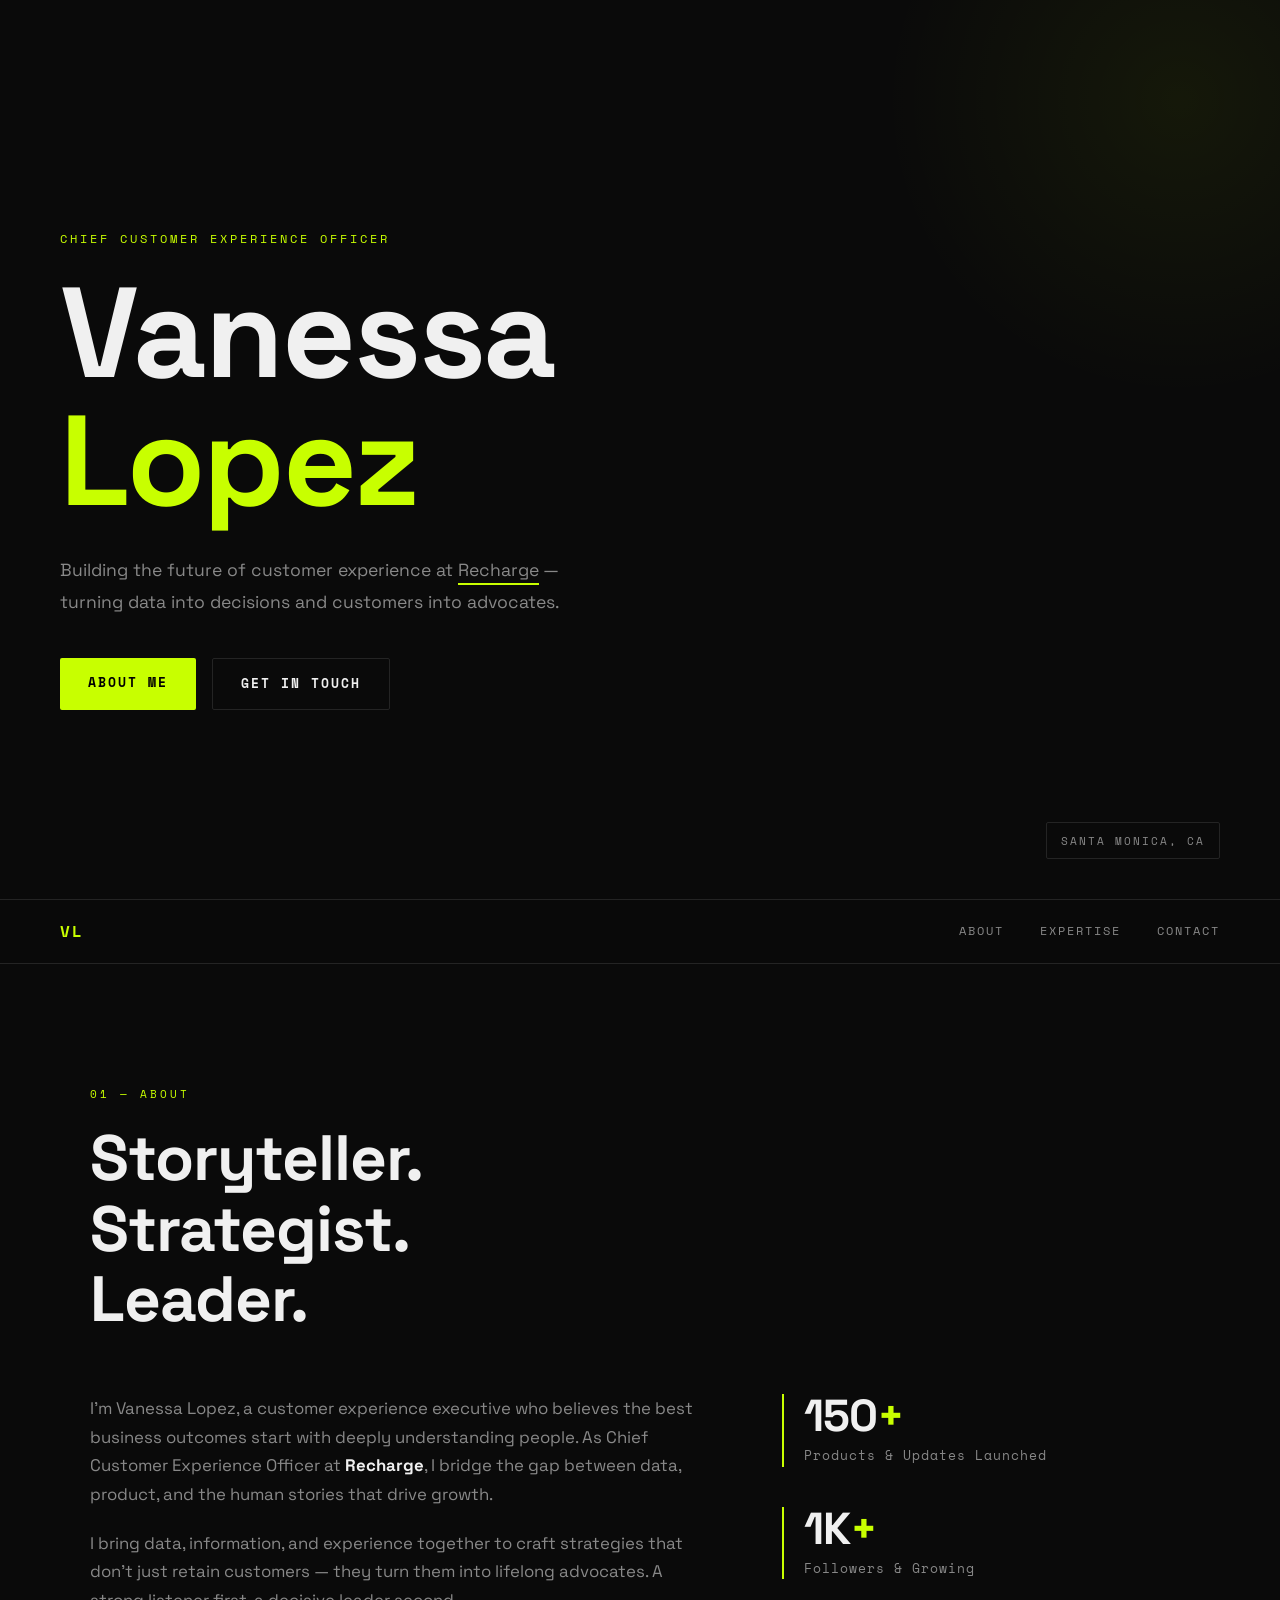
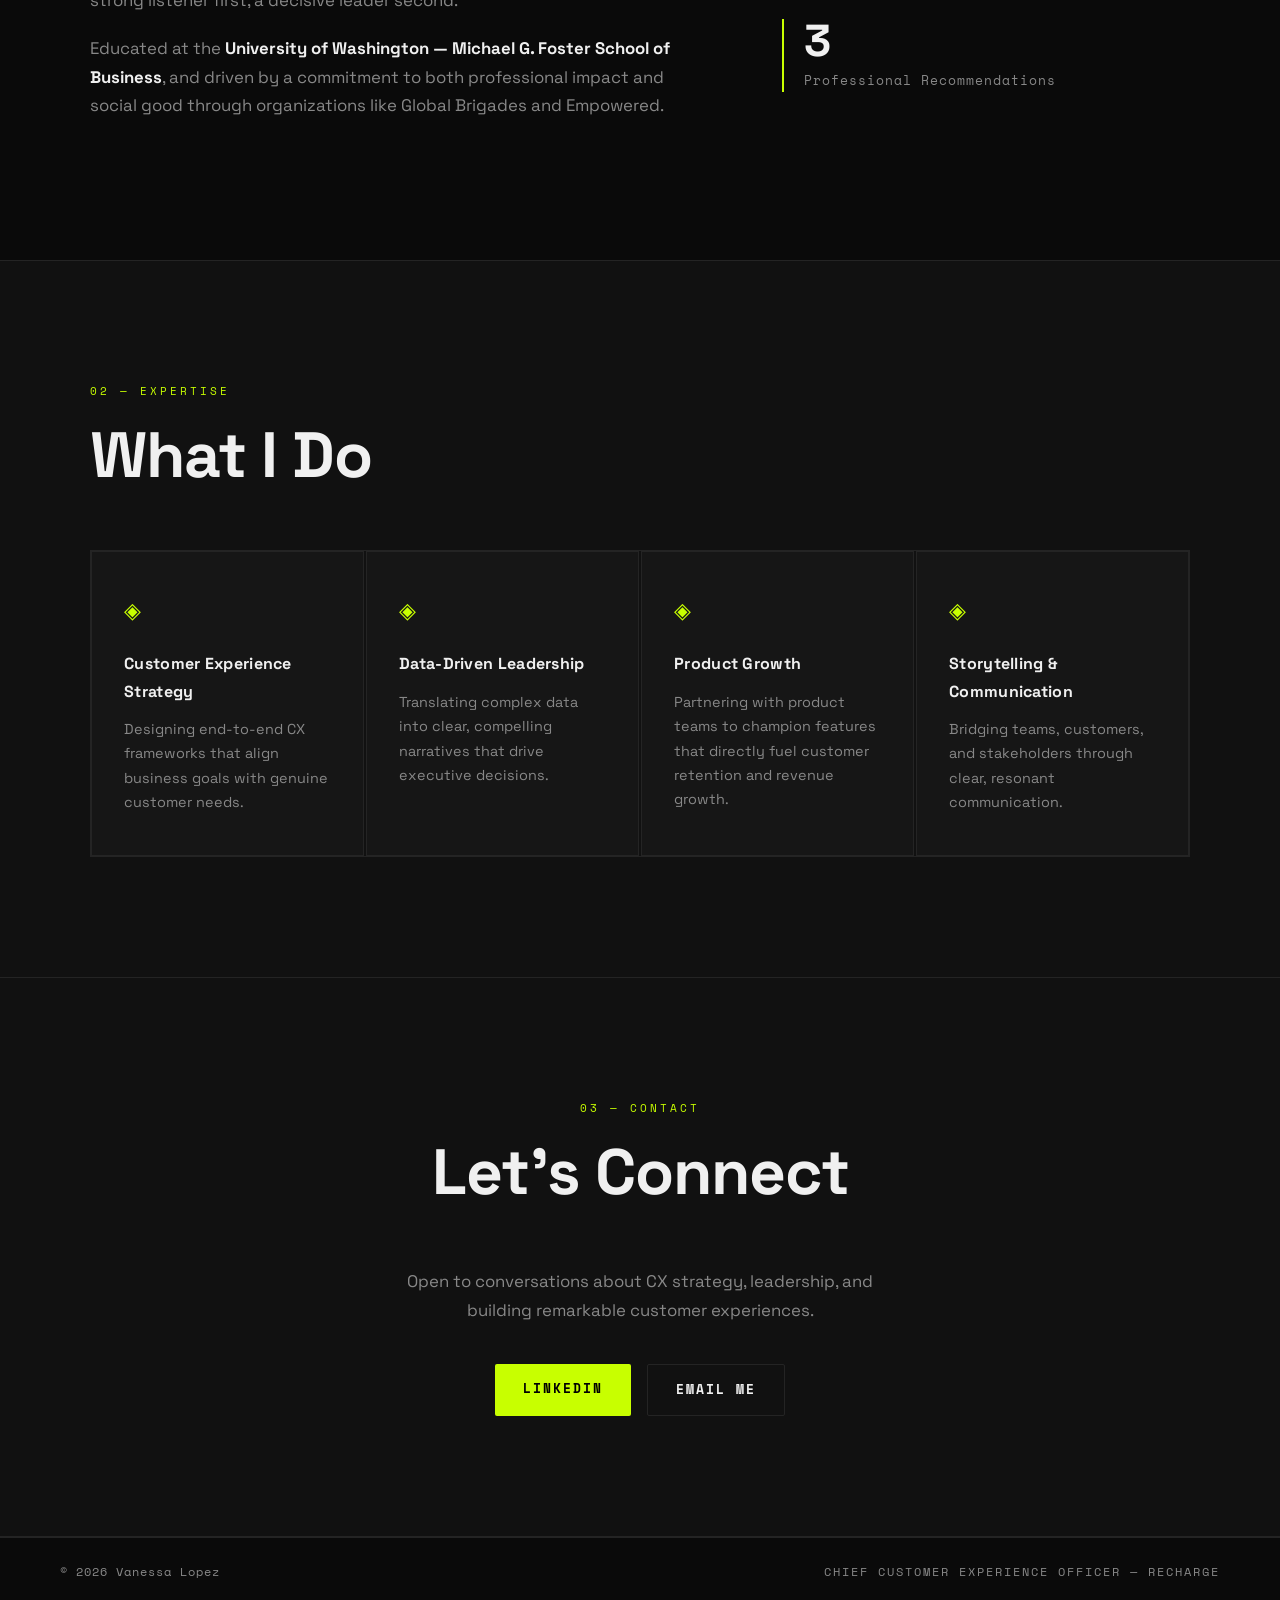
<file: index.html>
<!DOCTYPE html>
<html lang="en">
<head>
  <meta charset="UTF-8" />
  <meta name="viewport" content="width=device-width, initial-scale=1.0" />
  <title>Vanessa Lopez — Chief Customer Experience Officer</title>
  <link rel="stylesheet" href="style.css" />
  <link href="https://fonts.googleapis.com/css2?family=Space+Grotesk:wght@300;400;600;700&family=Space+Mono:wght@400;700&display=swap" rel="stylesheet" />
</head>
<body>

  <!-- Hero -->
  <section class="hero">
    <div class="hero-content">
      <p class="hero-label">Chief Customer Experience Officer</p>
      <h1>Vanessa<br/><span class="accent">Lopez</span></h1>
      <p class="hero-sub">
        Building the future of customer experience at <span class="highlight">Recharge</span> —
        turning data into decisions and customers into advocates.
      </p>
      <div class="hero-links">
        <a href="#about" class="btn-primary">About Me</a>
        <a href="#contact" class="btn-outline">Get in Touch</a>
      </div>
    </div>
    <div class="hero-badge">
      <span>Santa Monica, CA</span>
    </div>
  </section>

  <!-- Nav -->
  <nav>
    <span class="nav-brand">VL</span>
    <div class="nav-links">
      <a href="#about">About</a>
      <a href="#expertise">Expertise</a>
      <a href="#contact">Contact</a>
    </div>
  </nav>

  <!-- About -->
  <section id="about" class="section">
    <div class="container">
      <p class="section-label">01 — About</p>
      <h2>Storyteller.<br/>Strategist.<br/>Leader.</h2>
      <div class="about-grid">
        <div class="about-text">
          <p>
            I'm Vanessa Lopez, a customer experience executive who believes the best
            business outcomes start with deeply understanding people. As Chief Customer
            Experience Officer at <strong>Recharge</strong>, I bridge the gap between
            data, product, and the human stories that drive growth.
          </p>
          <p>
            I bring data, information, and experience together to craft strategies
            that don't just retain customers — they turn them into lifelong advocates.
            A strong listener first, a decisive leader second.
          </p>
          <p>
            Educated at the <strong>University of Washington — Michael G. Foster
            School of Business</strong>, and driven by a commitment to both
            professional impact and social good through organizations like
            Global Brigades and Empowered.
          </p>
        </div>
        <div class="about-stats">
          <div class="stat">
            <span class="stat-number">150<span class="accent">+</span></span>
            <span class="stat-label">Products & Updates Launched</span>
          </div>
          <div class="stat">
            <span class="stat-number">1K<span class="accent">+</span></span>
            <span class="stat-label">Followers & Growing</span>
          </div>
          <div class="stat">
            <span class="stat-number">3</span>
            <span class="stat-label">Professional Recommendations</span>
          </div>
        </div>
      </div>
    </div>
  </section>

  <!-- Expertise -->
  <section id="expertise" class="section section-dark">
    <div class="container">
      <p class="section-label">02 — Expertise</p>
      <h2>What I Do</h2>
      <div class="cards-grid">
        <div class="card">
          <span class="card-icon">◈</span>
          <h3>Customer Experience Strategy</h3>
          <p>Designing end-to-end CX frameworks that align business goals with genuine customer needs.</p>
        </div>
        <div class="card">
          <span class="card-icon">◈</span>
          <h3>Data-Driven Leadership</h3>
          <p>Translating complex data into clear, compelling narratives that drive executive decisions.</p>
        </div>
        <div class="card">
          <span class="card-icon">◈</span>
          <h3>Product Growth</h3>
          <p>Partnering with product teams to champion features that directly fuel customer retention and revenue growth.</p>
        </div>
        <div class="card">
          <span class="card-icon">◈</span>
          <h3>Storytelling & Communication</h3>
          <p>Bridging teams, customers, and stakeholders through clear, resonant communication.</p>
        </div>
      </div>
    </div>
  </section>

  <!-- Contact -->
  <section id="contact" class="section section-dark">
    <div class="container contact-container">
      <p class="section-label">03 — Contact</p>
      <h2>Let's Connect</h2>
      <p class="contact-sub">Open to conversations about CX strategy, leadership, and building remarkable customer experiences.</p>
      <div class="contact-links">
        <a href="https://www.linkedin.com/in/vanessaclopez/" target="_blank" class="btn-primary">LinkedIn</a>
        <a href="mailto:vanessa@example.com" class="btn-outline">Email Me</a>
      </div>
    </div>
  </section>

  <footer>
    <span>© 2026 Vanessa Lopez</span>
    <span class="footer-tag">Chief Customer Experience Officer — Recharge</span>
  </footer>

</body>
</html>
</file>
<file: style.css>
/* ---- Reset & Base ---- */
* {
  margin: 0;
  padding: 0;
  box-sizing: border-box;
}

:root {
  --bg: #0a0a0a;
  --bg-light: #111111;
  --surface: #161616;
  --border: #242424;
  --accent: #c8ff00;
  --accent-dim: rgba(200, 255, 0, 0.1);
  --text: #f0f0f0;
  --text-muted: #888;
  --font-main: 'Space Grotesk', sans-serif;
  --font-mono: 'Space Mono', monospace;
}

html {
  scroll-behavior: smooth;
}

body {
  font-family: var(--font-main);
  background-color: var(--bg);
  color: var(--text);
  line-height: 1.7;
  overflow-x: hidden;
}

/* ---- Hero ---- */
.hero {
  min-height: 100vh;
  display: flex;
  flex-direction: column;
  justify-content: center;
  padding: 120px 60px 80px;
  background: var(--bg);
  position: relative;
  border-bottom: 1px solid var(--border);
  overflow: hidden;
}

.hero::before {
  content: '';
  position: absolute;
  top: -200px;
  right: -200px;
  width: 600px;
  height: 600px;
  background: radial-gradient(circle, rgba(200, 255, 0, 0.06) 0%, transparent 70%);
  pointer-events: none;
}

.hero-label {
  font-family: var(--font-mono);
  font-size: 0.75rem;
  letter-spacing: 3px;
  text-transform: uppercase;
  color: var(--accent);
  margin-bottom: 20px;
}

.hero h1 {
  font-size: clamp(4rem, 10vw, 9rem);
  font-weight: 700;
  line-height: 1;
  letter-spacing: -2px;
  margin-bottom: 30px;
}

.accent {
  color: var(--accent);
}

.highlight {
  border-bottom: 2px solid var(--accent);
  padding-bottom: 2px;
}

.hero-sub {
  max-width: 560px;
  font-size: 1.1rem;
  color: var(--text-muted);
  margin-bottom: 40px;
  line-height: 1.8;
}

.hero-links {
  display: flex;
  gap: 16px;
  flex-wrap: wrap;
}

.hero-badge {
  position: absolute;
  bottom: 40px;
  right: 60px;
  font-family: var(--font-mono);
  font-size: 0.7rem;
  letter-spacing: 2px;
  color: var(--text-muted);
  text-transform: uppercase;
  border: 1px solid var(--border);
  padding: 8px 14px;
  border-radius: 2px;
}

/* ---- Buttons ---- */
.btn-primary {
  display: inline-block;
  background-color: var(--accent);
  color: #000;
  font-family: var(--font-mono);
  font-size: 0.8rem;
  font-weight: 700;
  letter-spacing: 2px;
  text-transform: uppercase;
  text-decoration: none;
  padding: 14px 28px;
  border-radius: 2px;
  transition: opacity 0.2s, transform 0.2s;
}

.btn-primary:hover {
  opacity: 0.85;
  transform: translateY(-2px);
}

.btn-outline {
  display: inline-block;
  background: transparent;
  color: var(--text);
  font-family: var(--font-mono);
  font-size: 0.8rem;
  font-weight: 700;
  letter-spacing: 2px;
  text-transform: uppercase;
  text-decoration: none;
  padding: 14px 28px;
  border: 1px solid var(--border);
  border-radius: 2px;
  transition: border-color 0.2s, color 0.2s, transform 0.2s;
}

.btn-outline:hover {
  border-color: var(--accent);
  color: var(--accent);
  transform: translateY(-2px);
}

/* ---- Navigation ---- */
nav {
  position: sticky;
  top: 0;
  z-index: 100;
  display: flex;
  justify-content: space-between;
  align-items: center;
  padding: 18px 60px;
  background: rgba(10, 10, 10, 0.92);
  backdrop-filter: blur(12px);
  border-bottom: 1px solid var(--border);
}

.nav-brand {
  font-family: var(--font-mono);
  font-size: 1rem;
  font-weight: 700;
  color: var(--accent);
  letter-spacing: 2px;
}

.nav-links {
  display: flex;
  gap: 36px;
}

.nav-links a {
  font-family: var(--font-mono);
  font-size: 0.75rem;
  letter-spacing: 2px;
  text-transform: uppercase;
  color: var(--text-muted);
  text-decoration: none;
  transition: color 0.2s;
}

.nav-links a:hover {
  color: var(--accent);
}

/* ---- Sections ---- */
.section {
  padding: 120px 60px;
  border-bottom: 1px solid var(--border);
}

.section-dark {
  background-color: var(--bg-light);
}

.container {
  max-width: 1100px;
  margin: 0 auto;
}

.section-label {
  font-family: var(--font-mono);
  font-size: 0.7rem;
  letter-spacing: 3px;
  text-transform: uppercase;
  color: var(--accent);
  margin-bottom: 20px;
}

.section h2 {
  font-size: clamp(2rem, 5vw, 4rem);
  font-weight: 700;
  letter-spacing: -1px;
  line-height: 1.1;
  margin-bottom: 60px;
}

/* ---- About ---- */
.about-grid {
  display: grid;
  grid-template-columns: 1.5fr 1fr;
  gap: 80px;
  align-items: start;
}

.about-text p {
  color: var(--text-muted);
  font-size: 1.05rem;
  margin-bottom: 20px;
}

.about-text strong {
  color: var(--text);
}

.about-stats {
  display: flex;
  flex-direction: column;
  gap: 40px;
}

.stat {
  display: flex;
  flex-direction: column;
  border-left: 2px solid var(--accent);
  padding-left: 20px;
}

.stat-number {
  font-size: 2.8rem;
  font-weight: 700;
  line-height: 1;
  letter-spacing: -1px;
}

.stat-label {
  font-size: 0.8rem;
  color: var(--text-muted);
  margin-top: 6px;
  font-family: var(--font-mono);
  letter-spacing: 1px;
}

/* ---- Cards ---- */
.cards-grid {
  display: grid;
  grid-template-columns: repeat(auto-fit, minmax(240px, 1fr));
  gap: 2px;
  border: 1px solid var(--border);
}

.card {
  background: var(--surface);
  padding: 40px 32px;
  border: 1px solid var(--border);
  transition: background 0.2s;
}

.card:hover {
  background: #1c1c1c;
}

.card-icon {
  display: block;
  font-size: 1.4rem;
  color: var(--accent);
  margin-bottom: 20px;
}

.card h3 {
  font-size: 1rem;
  font-weight: 700;
  margin-bottom: 12px;
  letter-spacing: 0.3px;
}

.card p {
  font-size: 0.9rem;
  color: var(--text-muted);
  line-height: 1.7;
}

/* ---- Timeline ---- */
.timeline {
  display: flex;
  flex-direction: column;
  gap: 0;
  border-left: 1px solid var(--border);
  padding-left: 40px;
  margin-left: 12px;
}

.timeline-item {
  position: relative;
  padding-bottom: 50px;
}

.timeline-item:last-child {
  padding-bottom: 0;
}

.timeline-dot {
  position: absolute;
  left: -47px;
  top: 6px;
  width: 12px;
  height: 12px;
  background: var(--accent);
  border-radius: 50%;
}

.timeline-content h3 {
  font-size: 1.1rem;
  font-weight: 700;
  margin-bottom: 10px;
  color: var(--text);
}

.timeline-content p {
  font-size: 0.95rem;
  color: var(--text-muted);
  max-width: 600px;
}

/* ---- Contact ---- */
.contact-container {
  text-align: center;
}

.contact-sub {
  font-size: 1.05rem;
  color: var(--text-muted);
  max-width: 500px;
  margin: 0 auto 40px;
}

.contact-links {
  display: flex;
  gap: 16px;
  justify-content: center;
  flex-wrap: wrap;
}

/* ---- Footer ---- */
footer {
  display: flex;
  justify-content: space-between;
  align-items: center;
  padding: 24px 60px;
  background: var(--bg);
  border-top: 1px solid var(--border);
  font-family: var(--font-mono);
  font-size: 0.72rem;
  color: var(--text-muted);
  letter-spacing: 1px;
}

.footer-tag {
  text-transform: uppercase;
  letter-spacing: 2px;
}

/* ---- Responsive ---- */
@media (max-width: 768px) {
  .hero {
    padding: 100px 28px 80px;
  }

  nav {
    padding: 16px 28px;
  }

  .nav-links {
    gap: 20px;
  }

  .section {
    padding: 80px 28px;
  }

  .about-grid {
    grid-template-columns: 1fr;
    gap: 50px;
  }

  .hero-badge {
    display: none;
  }

  footer {
    flex-direction: column;
    gap: 8px;
    text-align: center;
    padding: 24px 28px;
  }
}
</file>
